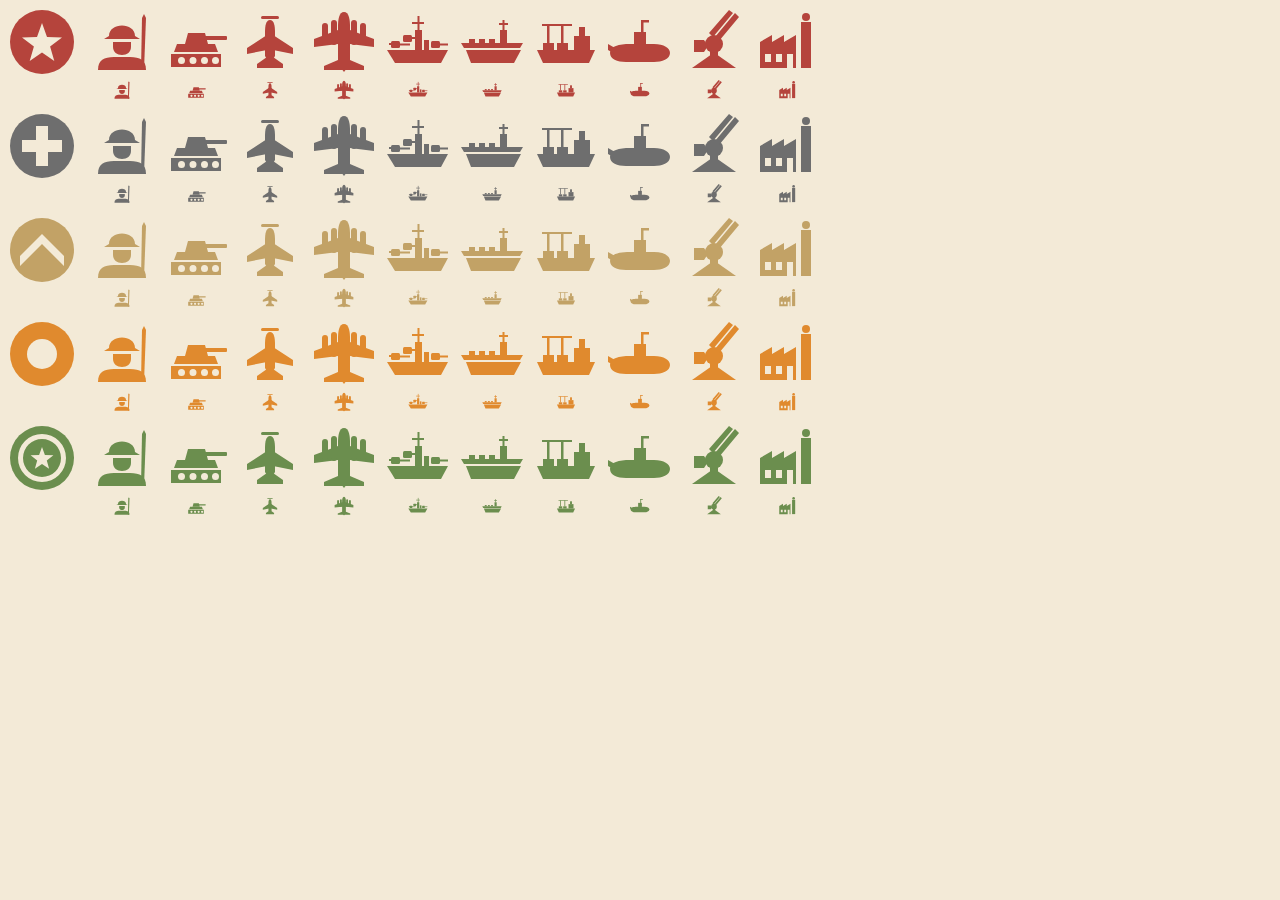
<file: assets/icons/preview.html>
<!doctype html><meta charset="utf-8"><title>Wartide icons</title><body style="margin:0;background:#f3ead7"><svg style="max-width:100%;height:auto" xmlns="http://www.w3.org/2000/svg" xmlns:xlink="http://www.w3.org/1999/xlink" viewBox="0 0 830 530" width="830" height="530"><rect width="100%" height="100%" fill="#f3ead7"/><g transform="translate(10,10)"><circle cx="32" cy="32" r="32" fill="#b5443c"/><polygon fill="#f3ead7" points="32.0,13.0 37.0,27.1 52.0,27.5 40.1,36.6 44.3,51.0 32.0,42.5 19.7,51.0 23.9,36.6 12.0,27.5 27.0,27.1"/></g><g transform="translate(90,10)" ><g fill="#b5443c"><path d="M19 26C19 12 45 12 45 26L50 29H14Z"/><path d="M23 32H41V37C41 42 37 45 32 45S23 42 23 37Z"/><path d="M8 60C8 50 14 47 24 47H40C50 47 56 50 56 60Z"/><path d="M51 60L54 60L56 8L54 4L52 8Z"/></g></g><g transform="translate(112,80)" ><g transform="scale(0.3125)" fill="#b5443c"><path d="M19 26C19 12 45 12 45 26L50 29H14Z"/><path d="M23 32H41V37C41 42 37 45 32 45S23 42 23 37Z"/><path d="M8 60C8 50 14 47 24 47H40C50 47 56 50 56 60Z"/><path d="M51 60L54 60L56 8L54 4L52 8Z"/></g></g><g transform="translate(164,10)" ><g fill="#b5443c"><path d="M10 42L13 34H51L54 42Z"/><path d="M21 34L24 23H41L44 34Z"/><rect x="40" y="26" width="23" height="4" rx="1"/><path fill-rule="evenodd" d="M7 44H57V57H7ZM14 50.5a3.5 3.5 0 1 0 7 0a3.5 3.5 0 1 0 -7 0ZM25.5 50.5a3.5 3.5 0 1 0 7 0a3.5 3.5 0 1 0 -7 0ZM37 50.5a3.5 3.5 0 1 0 7 0a3.5 3.5 0 1 0 -7 0ZM48 50.5a3.5 3.5 0 1 0 7 0a3.5 3.5 0 1 0 -7 0Z"/></g></g><g transform="translate(186,80)" ><g transform="scale(0.3125)" fill="#b5443c"><path d="M10 42L13 34H51L54 42Z"/><path d="M21 34L24 23H41L44 34Z"/><rect x="40" y="26" width="23" height="4" rx="1"/><path fill-rule="evenodd" d="M7 44H57V57H7ZM14 50.5a3.5 3.5 0 1 0 7 0a3.5 3.5 0 1 0 -7 0ZM25.5 50.5a3.5 3.5 0 1 0 7 0a3.5 3.5 0 1 0 -7 0ZM37 50.5a3.5 3.5 0 1 0 7 0a3.5 3.5 0 1 0 -7 0ZM48 50.5a3.5 3.5 0 1 0 7 0a3.5 3.5 0 1 0 -7 0Z"/></g></g><g transform="translate(238,10)" ><g fill="#b5443c"><rect x="23" y="6" width="18" height="3" rx="1.5"/><path d="M32 10C36 10 37 16 37 22V46L32 54L27 46V22C27 16 28 10 32 10Z"/><path d="M29 25L9 38V44L29 40H35L55 44V38L35 25Z"/><path d="M29 47L19 54V58H45V54L35 47Z"/></g></g><g transform="translate(260,80)" ><g transform="scale(0.3125)" fill="#b5443c"><rect x="23" y="6" width="18" height="3" rx="1.5"/><path d="M32 10C36 10 37 16 37 22V46L32 54L27 46V22C27 16 28 10 32 10Z"/><path d="M29 25L9 38V44L29 40H35L55 44V38L35 25Z"/><path d="M29 47L19 54V58H45V54L35 47Z"/></g></g><g transform="translate(312,10)" ><g fill="#b5443c"><path d="M32 2C37 2 38 10 38 16V54L32 62L26 54V16C26 10 27 2 32 2Z"/><path d="M26 20L2 29V37L26 34H38L62 37V29L38 20Z"/><rect x="10" y="13" width="6" height="22" rx="3"/><rect x="19" y="10" width="6" height="25" rx="3"/><rect x="39" y="10" width="6" height="25" rx="3"/><rect x="48" y="13" width="6" height="22" rx="3"/><path d="M26 50L12 56V60H52V56L38 50Z"/></g></g><g transform="translate(334,80)" ><g transform="scale(0.3125)" fill="#b5443c"><path d="M32 2C37 2 38 10 38 16V54L32 62L26 54V16C26 10 27 2 32 2Z"/><path d="M26 20L2 29V37L26 34H38L62 37V29L38 20Z"/><rect x="10" y="13" width="6" height="22" rx="3"/><rect x="19" y="10" width="6" height="25" rx="3"/><rect x="39" y="10" width="6" height="25" rx="3"/><rect x="48" y="13" width="6" height="22" rx="3"/><path d="M26 50L12 56V60H52V56L38 50Z"/></g></g><g transform="translate(386,10)" ><g fill="#b5443c"><path d="M1 40H62L55 53H9Z"/><rect x="5" y="31" width="9" height="7" rx="1.5"/><rect x="3" y="33" width="3" height="2"/><rect x="3" y="30" width="0" height="0"/><rect x="14" y="33.500" width="10" height="2"/><rect x="17" y="25" width="9" height="7" rx="1.5"/><rect x="26" y="27" width="9" height="2"/><rect x="29" y="20" width="7" height="20"/><rect x="31.500" y="6" width="2" height="15"/><rect x="26" y="12" width="12" height="2"/><rect x="38" y="30" width="5" height="10"/><rect x="45" y="31" width="9" height="7" rx="1.500"/><rect x="54" y="33.500" width="8" height="2"/></g></g><g transform="translate(408,80)" ><g transform="scale(0.3125)" fill="#b5443c"><path d="M1 40H62L55 53H9Z"/><rect x="5" y="31" width="9" height="7" rx="1.5"/><rect x="3" y="33" width="3" height="2"/><rect x="3" y="30" width="0" height="0"/><rect x="14" y="33.500" width="10" height="2"/><rect x="17" y="25" width="9" height="7" rx="1.5"/><rect x="26" y="27" width="9" height="2"/><rect x="29" y="20" width="7" height="20"/><rect x="31.500" y="6" width="2" height="15"/><rect x="26" y="12" width="12" height="2"/><rect x="38" y="30" width="5" height="10"/><rect x="45" y="31" width="9" height="7" rx="1.500"/><rect x="54" y="33.500" width="8" height="2"/></g></g><g transform="translate(460,10)" ><g fill="#b5443c"><path d="M1 33H63L60 38H4Z"/><path d="M6 40H61L54 53H11Z"/><path d="M40 20H47V33H40Z"/><rect x="42.500" y="10" width="2" height="10"/><rect x="39" y="13" width="9" height="2"/><rect x="9" y="29" width="6" height="4"/><rect x="19" y="29" width="6" height="4"/><rect x="29" y="29" width="6" height="4"/></g></g><g transform="translate(482,80)" ><g transform="scale(0.3125)" fill="#b5443c"><path d="M1 33H63L60 38H4Z"/><path d="M6 40H61L54 53H11Z"/><path d="M40 20H47V33H40Z"/><rect x="42.500" y="10" width="2" height="10"/><rect x="39" y="13" width="9" height="2"/><rect x="9" y="29" width="6" height="4"/><rect x="19" y="29" width="6" height="4"/><rect x="29" y="29" width="6" height="4"/></g></g><g transform="translate(534,10)" ><g fill="#b5443c"><path d="M3 40H61L55 53H9Z"/><rect x="40" y="26" width="16" height="14"/><rect x="45" y="17" width="6" height="9"/><rect x="9" y="33" width="11" height="7"/><rect x="23" y="33" width="11" height="7"/><rect x="13" y="14" width="2.500" height="19"/><rect x="27" y="14" width="2.500" height="19"/><rect x="8" y="14" width="30" height="2"/></g></g><g transform="translate(556,80)" ><g transform="scale(0.3125)" fill="#b5443c"><path d="M3 40H61L55 53H9Z"/><rect x="40" y="26" width="16" height="14"/><rect x="45" y="17" width="6" height="9"/><rect x="9" y="33" width="11" height="7"/><rect x="23" y="33" width="11" height="7"/><rect x="13" y="14" width="2.500" height="19"/><rect x="27" y="14" width="2.500" height="19"/><rect x="8" y="14" width="30" height="2"/></g></g><g transform="translate(608,10)" ><g fill="#b5443c"><path d="M2 43C2 36 11 34 22 34H46C56 34 62 38 62 43C62 49 54 52 46 52H18C9 52 2 49 2 43Z"/><path d="M26 22H38V35H26Z"/><rect x="33" y="10" width="2.500" height="13"/><rect x="33" y="10" width="8" height="2.500"/><path d="M0 34L7 38V44L0 40Z"/></g></g><g transform="translate(630,80)" ><g transform="scale(0.3125)" fill="#b5443c"><path d="M2 43C2 36 11 34 22 34H46C56 34 62 38 62 43C62 49 54 52 46 52H18C9 52 2 49 2 43Z"/><path d="M26 22H38V35H26Z"/><rect x="33" y="10" width="2.500" height="13"/><rect x="33" y="10" width="8" height="2.500"/><path d="M0 34L7 38V44L0 40Z"/></g></g><g transform="translate(682,10)" ><g fill="#b5443c"><path d="M10 58L30 44H34L54 58Z"/><rect x="28" y="38" width="8" height="8"/><circle cx="32" cy="34" r="9"/><path d="M33 27L37 31L57 7L53 3ZM27 23L31 27L51 3L47 0Z"/><path d="M12 30H22L26 36L22 42H12Z"/></g></g><g transform="translate(704,80)" ><g transform="scale(0.3125)" fill="#b5443c"><path d="M10 58L30 44H34L54 58Z"/><rect x="28" y="38" width="8" height="8"/><circle cx="32" cy="34" r="9"/><path d="M33 27L37 31L57 7L53 3ZM27 23L31 27L51 3L47 0Z"/><path d="M12 30H22L26 36L22 42H12Z"/></g></g><g transform="translate(756,10)" ><g fill="#b5443c"><path fill-rule="evenodd" d="M4 58V32L16 25V32L28 25V32L40 25V58ZM9 44H15V52H9ZM20 44H26V52H20ZM31 44H37V58H31Z"/><path d="M45 58V12H55V58Z"/><circle cx="50" cy="7" r="4"/></g></g><g transform="translate(778,80)" ><g transform="scale(0.3125)" fill="#b5443c"><path fill-rule="evenodd" d="M4 58V32L16 25V32L28 25V32L40 25V58ZM9 44H15V52H9ZM20 44H26V52H20ZM31 44H37V58H31Z"/><path d="M45 58V12H55V58Z"/><circle cx="50" cy="7" r="4"/></g></g><g transform="translate(10,114)"><circle cx="32" cy="32" r="32" fill="#6e6e6e"/><path fill="#f3ead7" d="M26 12H38V26H52V38H38V52H26V38H12V26H26Z"/></g><g transform="translate(90,114)" ><g fill="#6e6e6e"><path d="M19 26C19 12 45 12 45 26L50 29H14Z"/><path d="M23 32H41V37C41 42 37 45 32 45S23 42 23 37Z"/><path d="M8 60C8 50 14 47 24 47H40C50 47 56 50 56 60Z"/><path d="M51 60L54 60L56 8L54 4L52 8Z"/></g></g><g transform="translate(112,184)" ><g transform="scale(0.3125)" fill="#6e6e6e"><path d="M19 26C19 12 45 12 45 26L50 29H14Z"/><path d="M23 32H41V37C41 42 37 45 32 45S23 42 23 37Z"/><path d="M8 60C8 50 14 47 24 47H40C50 47 56 50 56 60Z"/><path d="M51 60L54 60L56 8L54 4L52 8Z"/></g></g><g transform="translate(164,114)" ><g fill="#6e6e6e"><path d="M10 42L13 34H51L54 42Z"/><path d="M21 34L24 23H41L44 34Z"/><rect x="40" y="26" width="23" height="4" rx="1"/><path fill-rule="evenodd" d="M7 44H57V57H7ZM14 50.5a3.5 3.5 0 1 0 7 0a3.5 3.5 0 1 0 -7 0ZM25.5 50.5a3.5 3.5 0 1 0 7 0a3.5 3.5 0 1 0 -7 0ZM37 50.5a3.5 3.5 0 1 0 7 0a3.5 3.5 0 1 0 -7 0ZM48 50.5a3.5 3.5 0 1 0 7 0a3.5 3.5 0 1 0 -7 0Z"/></g></g><g transform="translate(186,184)" ><g transform="scale(0.3125)" fill="#6e6e6e"><path d="M10 42L13 34H51L54 42Z"/><path d="M21 34L24 23H41L44 34Z"/><rect x="40" y="26" width="23" height="4" rx="1"/><path fill-rule="evenodd" d="M7 44H57V57H7ZM14 50.5a3.5 3.5 0 1 0 7 0a3.5 3.5 0 1 0 -7 0ZM25.5 50.5a3.5 3.5 0 1 0 7 0a3.5 3.5 0 1 0 -7 0ZM37 50.5a3.5 3.5 0 1 0 7 0a3.5 3.5 0 1 0 -7 0ZM48 50.5a3.5 3.5 0 1 0 7 0a3.5 3.5 0 1 0 -7 0Z"/></g></g><g transform="translate(238,114)" ><g fill="#6e6e6e"><rect x="23" y="6" width="18" height="3" rx="1.5"/><path d="M32 10C36 10 37 16 37 22V46L32 54L27 46V22C27 16 28 10 32 10Z"/><path d="M29 25L9 38V44L29 40H35L55 44V38L35 25Z"/><path d="M29 47L19 54V58H45V54L35 47Z"/></g></g><g transform="translate(260,184)" ><g transform="scale(0.3125)" fill="#6e6e6e"><rect x="23" y="6" width="18" height="3" rx="1.5"/><path d="M32 10C36 10 37 16 37 22V46L32 54L27 46V22C27 16 28 10 32 10Z"/><path d="M29 25L9 38V44L29 40H35L55 44V38L35 25Z"/><path d="M29 47L19 54V58H45V54L35 47Z"/></g></g><g transform="translate(312,114)" ><g fill="#6e6e6e"><path d="M32 2C37 2 38 10 38 16V54L32 62L26 54V16C26 10 27 2 32 2Z"/><path d="M26 20L2 29V37L26 34H38L62 37V29L38 20Z"/><rect x="10" y="13" width="6" height="22" rx="3"/><rect x="19" y="10" width="6" height="25" rx="3"/><rect x="39" y="10" width="6" height="25" rx="3"/><rect x="48" y="13" width="6" height="22" rx="3"/><path d="M26 50L12 56V60H52V56L38 50Z"/></g></g><g transform="translate(334,184)" ><g transform="scale(0.3125)" fill="#6e6e6e"><path d="M32 2C37 2 38 10 38 16V54L32 62L26 54V16C26 10 27 2 32 2Z"/><path d="M26 20L2 29V37L26 34H38L62 37V29L38 20Z"/><rect x="10" y="13" width="6" height="22" rx="3"/><rect x="19" y="10" width="6" height="25" rx="3"/><rect x="39" y="10" width="6" height="25" rx="3"/><rect x="48" y="13" width="6" height="22" rx="3"/><path d="M26 50L12 56V60H52V56L38 50Z"/></g></g><g transform="translate(386,114)" ><g fill="#6e6e6e"><path d="M1 40H62L55 53H9Z"/><rect x="5" y="31" width="9" height="7" rx="1.5"/><rect x="3" y="33" width="3" height="2"/><rect x="3" y="30" width="0" height="0"/><rect x="14" y="33.500" width="10" height="2"/><rect x="17" y="25" width="9" height="7" rx="1.5"/><rect x="26" y="27" width="9" height="2"/><rect x="29" y="20" width="7" height="20"/><rect x="31.500" y="6" width="2" height="15"/><rect x="26" y="12" width="12" height="2"/><rect x="38" y="30" width="5" height="10"/><rect x="45" y="31" width="9" height="7" rx="1.500"/><rect x="54" y="33.500" width="8" height="2"/></g></g><g transform="translate(408,184)" ><g transform="scale(0.3125)" fill="#6e6e6e"><path d="M1 40H62L55 53H9Z"/><rect x="5" y="31" width="9" height="7" rx="1.5"/><rect x="3" y="33" width="3" height="2"/><rect x="3" y="30" width="0" height="0"/><rect x="14" y="33.500" width="10" height="2"/><rect x="17" y="25" width="9" height="7" rx="1.5"/><rect x="26" y="27" width="9" height="2"/><rect x="29" y="20" width="7" height="20"/><rect x="31.500" y="6" width="2" height="15"/><rect x="26" y="12" width="12" height="2"/><rect x="38" y="30" width="5" height="10"/><rect x="45" y="31" width="9" height="7" rx="1.500"/><rect x="54" y="33.500" width="8" height="2"/></g></g><g transform="translate(460,114)" ><g fill="#6e6e6e"><path d="M1 33H63L60 38H4Z"/><path d="M6 40H61L54 53H11Z"/><path d="M40 20H47V33H40Z"/><rect x="42.500" y="10" width="2" height="10"/><rect x="39" y="13" width="9" height="2"/><rect x="9" y="29" width="6" height="4"/><rect x="19" y="29" width="6" height="4"/><rect x="29" y="29" width="6" height="4"/></g></g><g transform="translate(482,184)" ><g transform="scale(0.3125)" fill="#6e6e6e"><path d="M1 33H63L60 38H4Z"/><path d="M6 40H61L54 53H11Z"/><path d="M40 20H47V33H40Z"/><rect x="42.500" y="10" width="2" height="10"/><rect x="39" y="13" width="9" height="2"/><rect x="9" y="29" width="6" height="4"/><rect x="19" y="29" width="6" height="4"/><rect x="29" y="29" width="6" height="4"/></g></g><g transform="translate(534,114)" ><g fill="#6e6e6e"><path d="M3 40H61L55 53H9Z"/><rect x="40" y="26" width="16" height="14"/><rect x="45" y="17" width="6" height="9"/><rect x="9" y="33" width="11" height="7"/><rect x="23" y="33" width="11" height="7"/><rect x="13" y="14" width="2.500" height="19"/><rect x="27" y="14" width="2.500" height="19"/><rect x="8" y="14" width="30" height="2"/></g></g><g transform="translate(556,184)" ><g transform="scale(0.3125)" fill="#6e6e6e"><path d="M3 40H61L55 53H9Z"/><rect x="40" y="26" width="16" height="14"/><rect x="45" y="17" width="6" height="9"/><rect x="9" y="33" width="11" height="7"/><rect x="23" y="33" width="11" height="7"/><rect x="13" y="14" width="2.500" height="19"/><rect x="27" y="14" width="2.500" height="19"/><rect x="8" y="14" width="30" height="2"/></g></g><g transform="translate(608,114)" ><g fill="#6e6e6e"><path d="M2 43C2 36 11 34 22 34H46C56 34 62 38 62 43C62 49 54 52 46 52H18C9 52 2 49 2 43Z"/><path d="M26 22H38V35H26Z"/><rect x="33" y="10" width="2.500" height="13"/><rect x="33" y="10" width="8" height="2.500"/><path d="M0 34L7 38V44L0 40Z"/></g></g><g transform="translate(630,184)" ><g transform="scale(0.3125)" fill="#6e6e6e"><path d="M2 43C2 36 11 34 22 34H46C56 34 62 38 62 43C62 49 54 52 46 52H18C9 52 2 49 2 43Z"/><path d="M26 22H38V35H26Z"/><rect x="33" y="10" width="2.500" height="13"/><rect x="33" y="10" width="8" height="2.500"/><path d="M0 34L7 38V44L0 40Z"/></g></g><g transform="translate(682,114)" ><g fill="#6e6e6e"><path d="M10 58L30 44H34L54 58Z"/><rect x="28" y="38" width="8" height="8"/><circle cx="32" cy="34" r="9"/><path d="M33 27L37 31L57 7L53 3ZM27 23L31 27L51 3L47 0Z"/><path d="M12 30H22L26 36L22 42H12Z"/></g></g><g transform="translate(704,184)" ><g transform="scale(0.3125)" fill="#6e6e6e"><path d="M10 58L30 44H34L54 58Z"/><rect x="28" y="38" width="8" height="8"/><circle cx="32" cy="34" r="9"/><path d="M33 27L37 31L57 7L53 3ZM27 23L31 27L51 3L47 0Z"/><path d="M12 30H22L26 36L22 42H12Z"/></g></g><g transform="translate(756,114)" ><g fill="#6e6e6e"><path fill-rule="evenodd" d="M4 58V32L16 25V32L28 25V32L40 25V58ZM9 44H15V52H9ZM20 44H26V52H20ZM31 44H37V58H31Z"/><path d="M45 58V12H55V58Z"/><circle cx="50" cy="7" r="4"/></g></g><g transform="translate(778,184)" ><g transform="scale(0.3125)" fill="#6e6e6e"><path fill-rule="evenodd" d="M4 58V32L16 25V32L28 25V32L40 25V58ZM9 44H15V52H9ZM20 44H26V52H20ZM31 44H37V58H31Z"/><path d="M45 58V12H55V58Z"/><circle cx="50" cy="7" r="4"/></g></g><g transform="translate(10,218)"><circle cx="32" cy="32" r="32" fill="#c2a266"/><path fill="#f3ead7" d="M10 38L32 16L54 38V48L32 26L10 48Z"/></g><g transform="translate(90,218)" ><g fill="#c2a266"><path d="M19 26C19 12 45 12 45 26L50 29H14Z"/><path d="M23 32H41V37C41 42 37 45 32 45S23 42 23 37Z"/><path d="M8 60C8 50 14 47 24 47H40C50 47 56 50 56 60Z"/><path d="M51 60L54 60L56 8L54 4L52 8Z"/></g></g><g transform="translate(112,288)" ><g transform="scale(0.3125)" fill="#c2a266"><path d="M19 26C19 12 45 12 45 26L50 29H14Z"/><path d="M23 32H41V37C41 42 37 45 32 45S23 42 23 37Z"/><path d="M8 60C8 50 14 47 24 47H40C50 47 56 50 56 60Z"/><path d="M51 60L54 60L56 8L54 4L52 8Z"/></g></g><g transform="translate(164,218)" ><g fill="#c2a266"><path d="M10 42L13 34H51L54 42Z"/><path d="M21 34L24 23H41L44 34Z"/><rect x="40" y="26" width="23" height="4" rx="1"/><path fill-rule="evenodd" d="M7 44H57V57H7ZM14 50.5a3.5 3.5 0 1 0 7 0a3.5 3.5 0 1 0 -7 0ZM25.5 50.5a3.5 3.5 0 1 0 7 0a3.5 3.5 0 1 0 -7 0ZM37 50.5a3.5 3.5 0 1 0 7 0a3.5 3.5 0 1 0 -7 0ZM48 50.5a3.5 3.5 0 1 0 7 0a3.5 3.5 0 1 0 -7 0Z"/></g></g><g transform="translate(186,288)" ><g transform="scale(0.3125)" fill="#c2a266"><path d="M10 42L13 34H51L54 42Z"/><path d="M21 34L24 23H41L44 34Z"/><rect x="40" y="26" width="23" height="4" rx="1"/><path fill-rule="evenodd" d="M7 44H57V57H7ZM14 50.5a3.5 3.5 0 1 0 7 0a3.5 3.5 0 1 0 -7 0ZM25.5 50.5a3.5 3.5 0 1 0 7 0a3.5 3.5 0 1 0 -7 0ZM37 50.5a3.5 3.5 0 1 0 7 0a3.5 3.5 0 1 0 -7 0ZM48 50.5a3.5 3.5 0 1 0 7 0a3.5 3.5 0 1 0 -7 0Z"/></g></g><g transform="translate(238,218)" ><g fill="#c2a266"><rect x="23" y="6" width="18" height="3" rx="1.5"/><path d="M32 10C36 10 37 16 37 22V46L32 54L27 46V22C27 16 28 10 32 10Z"/><path d="M29 25L9 38V44L29 40H35L55 44V38L35 25Z"/><path d="M29 47L19 54V58H45V54L35 47Z"/></g></g><g transform="translate(260,288)" ><g transform="scale(0.3125)" fill="#c2a266"><rect x="23" y="6" width="18" height="3" rx="1.5"/><path d="M32 10C36 10 37 16 37 22V46L32 54L27 46V22C27 16 28 10 32 10Z"/><path d="M29 25L9 38V44L29 40H35L55 44V38L35 25Z"/><path d="M29 47L19 54V58H45V54L35 47Z"/></g></g><g transform="translate(312,218)" ><g fill="#c2a266"><path d="M32 2C37 2 38 10 38 16V54L32 62L26 54V16C26 10 27 2 32 2Z"/><path d="M26 20L2 29V37L26 34H38L62 37V29L38 20Z"/><rect x="10" y="13" width="6" height="22" rx="3"/><rect x="19" y="10" width="6" height="25" rx="3"/><rect x="39" y="10" width="6" height="25" rx="3"/><rect x="48" y="13" width="6" height="22" rx="3"/><path d="M26 50L12 56V60H52V56L38 50Z"/></g></g><g transform="translate(334,288)" ><g transform="scale(0.3125)" fill="#c2a266"><path d="M32 2C37 2 38 10 38 16V54L32 62L26 54V16C26 10 27 2 32 2Z"/><path d="M26 20L2 29V37L26 34H38L62 37V29L38 20Z"/><rect x="10" y="13" width="6" height="22" rx="3"/><rect x="19" y="10" width="6" height="25" rx="3"/><rect x="39" y="10" width="6" height="25" rx="3"/><rect x="48" y="13" width="6" height="22" rx="3"/><path d="M26 50L12 56V60H52V56L38 50Z"/></g></g><g transform="translate(386,218)" ><g fill="#c2a266"><path d="M1 40H62L55 53H9Z"/><rect x="5" y="31" width="9" height="7" rx="1.5"/><rect x="3" y="33" width="3" height="2"/><rect x="3" y="30" width="0" height="0"/><rect x="14" y="33.500" width="10" height="2"/><rect x="17" y="25" width="9" height="7" rx="1.5"/><rect x="26" y="27" width="9" height="2"/><rect x="29" y="20" width="7" height="20"/><rect x="31.500" y="6" width="2" height="15"/><rect x="26" y="12" width="12" height="2"/><rect x="38" y="30" width="5" height="10"/><rect x="45" y="31" width="9" height="7" rx="1.500"/><rect x="54" y="33.500" width="8" height="2"/></g></g><g transform="translate(408,288)" ><g transform="scale(0.3125)" fill="#c2a266"><path d="M1 40H62L55 53H9Z"/><rect x="5" y="31" width="9" height="7" rx="1.5"/><rect x="3" y="33" width="3" height="2"/><rect x="3" y="30" width="0" height="0"/><rect x="14" y="33.500" width="10" height="2"/><rect x="17" y="25" width="9" height="7" rx="1.5"/><rect x="26" y="27" width="9" height="2"/><rect x="29" y="20" width="7" height="20"/><rect x="31.500" y="6" width="2" height="15"/><rect x="26" y="12" width="12" height="2"/><rect x="38" y="30" width="5" height="10"/><rect x="45" y="31" width="9" height="7" rx="1.500"/><rect x="54" y="33.500" width="8" height="2"/></g></g><g transform="translate(460,218)" ><g fill="#c2a266"><path d="M1 33H63L60 38H4Z"/><path d="M6 40H61L54 53H11Z"/><path d="M40 20H47V33H40Z"/><rect x="42.500" y="10" width="2" height="10"/><rect x="39" y="13" width="9" height="2"/><rect x="9" y="29" width="6" height="4"/><rect x="19" y="29" width="6" height="4"/><rect x="29" y="29" width="6" height="4"/></g></g><g transform="translate(482,288)" ><g transform="scale(0.3125)" fill="#c2a266"><path d="M1 33H63L60 38H4Z"/><path d="M6 40H61L54 53H11Z"/><path d="M40 20H47V33H40Z"/><rect x="42.500" y="10" width="2" height="10"/><rect x="39" y="13" width="9" height="2"/><rect x="9" y="29" width="6" height="4"/><rect x="19" y="29" width="6" height="4"/><rect x="29" y="29" width="6" height="4"/></g></g><g transform="translate(534,218)" ><g fill="#c2a266"><path d="M3 40H61L55 53H9Z"/><rect x="40" y="26" width="16" height="14"/><rect x="45" y="17" width="6" height="9"/><rect x="9" y="33" width="11" height="7"/><rect x="23" y="33" width="11" height="7"/><rect x="13" y="14" width="2.500" height="19"/><rect x="27" y="14" width="2.500" height="19"/><rect x="8" y="14" width="30" height="2"/></g></g><g transform="translate(556,288)" ><g transform="scale(0.3125)" fill="#c2a266"><path d="M3 40H61L55 53H9Z"/><rect x="40" y="26" width="16" height="14"/><rect x="45" y="17" width="6" height="9"/><rect x="9" y="33" width="11" height="7"/><rect x="23" y="33" width="11" height="7"/><rect x="13" y="14" width="2.500" height="19"/><rect x="27" y="14" width="2.500" height="19"/><rect x="8" y="14" width="30" height="2"/></g></g><g transform="translate(608,218)" ><g fill="#c2a266"><path d="M2 43C2 36 11 34 22 34H46C56 34 62 38 62 43C62 49 54 52 46 52H18C9 52 2 49 2 43Z"/><path d="M26 22H38V35H26Z"/><rect x="33" y="10" width="2.500" height="13"/><rect x="33" y="10" width="8" height="2.500"/><path d="M0 34L7 38V44L0 40Z"/></g></g><g transform="translate(630,288)" ><g transform="scale(0.3125)" fill="#c2a266"><path d="M2 43C2 36 11 34 22 34H46C56 34 62 38 62 43C62 49 54 52 46 52H18C9 52 2 49 2 43Z"/><path d="M26 22H38V35H26Z"/><rect x="33" y="10" width="2.500" height="13"/><rect x="33" y="10" width="8" height="2.500"/><path d="M0 34L7 38V44L0 40Z"/></g></g><g transform="translate(682,218)" ><g fill="#c2a266"><path d="M10 58L30 44H34L54 58Z"/><rect x="28" y="38" width="8" height="8"/><circle cx="32" cy="34" r="9"/><path d="M33 27L37 31L57 7L53 3ZM27 23L31 27L51 3L47 0Z"/><path d="M12 30H22L26 36L22 42H12Z"/></g></g><g transform="translate(704,288)" ><g transform="scale(0.3125)" fill="#c2a266"><path d="M10 58L30 44H34L54 58Z"/><rect x="28" y="38" width="8" height="8"/><circle cx="32" cy="34" r="9"/><path d="M33 27L37 31L57 7L53 3ZM27 23L31 27L51 3L47 0Z"/><path d="M12 30H22L26 36L22 42H12Z"/></g></g><g transform="translate(756,218)" ><g fill="#c2a266"><path fill-rule="evenodd" d="M4 58V32L16 25V32L28 25V32L40 25V58ZM9 44H15V52H9ZM20 44H26V52H20ZM31 44H37V58H31Z"/><path d="M45 58V12H55V58Z"/><circle cx="50" cy="7" r="4"/></g></g><g transform="translate(778,288)" ><g transform="scale(0.3125)" fill="#c2a266"><path fill-rule="evenodd" d="M4 58V32L16 25V32L28 25V32L40 25V58ZM9 44H15V52H9ZM20 44H26V52H20ZM31 44H37V58H31Z"/><path d="M45 58V12H55V58Z"/><circle cx="50" cy="7" r="4"/></g></g><g transform="translate(10,322)"><circle cx="32" cy="32" r="32" fill="#e08a2e"/><circle cx="32" cy="32" r="15" fill="#f3ead7"/></g><g transform="translate(90,322)" ><g fill="#e08a2e"><path d="M19 26C19 12 45 12 45 26L50 29H14Z"/><path d="M23 32H41V37C41 42 37 45 32 45S23 42 23 37Z"/><path d="M8 60C8 50 14 47 24 47H40C50 47 56 50 56 60Z"/><path d="M51 60L54 60L56 8L54 4L52 8Z"/></g></g><g transform="translate(112,392)" ><g transform="scale(0.3125)" fill="#e08a2e"><path d="M19 26C19 12 45 12 45 26L50 29H14Z"/><path d="M23 32H41V37C41 42 37 45 32 45S23 42 23 37Z"/><path d="M8 60C8 50 14 47 24 47H40C50 47 56 50 56 60Z"/><path d="M51 60L54 60L56 8L54 4L52 8Z"/></g></g><g transform="translate(164,322)" ><g fill="#e08a2e"><path d="M10 42L13 34H51L54 42Z"/><path d="M21 34L24 23H41L44 34Z"/><rect x="40" y="26" width="23" height="4" rx="1"/><path fill-rule="evenodd" d="M7 44H57V57H7ZM14 50.5a3.5 3.5 0 1 0 7 0a3.5 3.5 0 1 0 -7 0ZM25.5 50.5a3.5 3.5 0 1 0 7 0a3.5 3.5 0 1 0 -7 0ZM37 50.5a3.5 3.5 0 1 0 7 0a3.5 3.5 0 1 0 -7 0ZM48 50.5a3.5 3.5 0 1 0 7 0a3.5 3.5 0 1 0 -7 0Z"/></g></g><g transform="translate(186,392)" ><g transform="scale(0.3125)" fill="#e08a2e"><path d="M10 42L13 34H51L54 42Z"/><path d="M21 34L24 23H41L44 34Z"/><rect x="40" y="26" width="23" height="4" rx="1"/><path fill-rule="evenodd" d="M7 44H57V57H7ZM14 50.5a3.5 3.5 0 1 0 7 0a3.5 3.5 0 1 0 -7 0ZM25.5 50.5a3.5 3.5 0 1 0 7 0a3.5 3.5 0 1 0 -7 0ZM37 50.5a3.5 3.5 0 1 0 7 0a3.5 3.5 0 1 0 -7 0ZM48 50.5a3.5 3.5 0 1 0 7 0a3.5 3.5 0 1 0 -7 0Z"/></g></g><g transform="translate(238,322)" ><g fill="#e08a2e"><rect x="23" y="6" width="18" height="3" rx="1.5"/><path d="M32 10C36 10 37 16 37 22V46L32 54L27 46V22C27 16 28 10 32 10Z"/><path d="M29 25L9 38V44L29 40H35L55 44V38L35 25Z"/><path d="M29 47L19 54V58H45V54L35 47Z"/></g></g><g transform="translate(260,392)" ><g transform="scale(0.3125)" fill="#e08a2e"><rect x="23" y="6" width="18" height="3" rx="1.5"/><path d="M32 10C36 10 37 16 37 22V46L32 54L27 46V22C27 16 28 10 32 10Z"/><path d="M29 25L9 38V44L29 40H35L55 44V38L35 25Z"/><path d="M29 47L19 54V58H45V54L35 47Z"/></g></g><g transform="translate(312,322)" ><g fill="#e08a2e"><path d="M32 2C37 2 38 10 38 16V54L32 62L26 54V16C26 10 27 2 32 2Z"/><path d="M26 20L2 29V37L26 34H38L62 37V29L38 20Z"/><rect x="10" y="13" width="6" height="22" rx="3"/><rect x="19" y="10" width="6" height="25" rx="3"/><rect x="39" y="10" width="6" height="25" rx="3"/><rect x="48" y="13" width="6" height="22" rx="3"/><path d="M26 50L12 56V60H52V56L38 50Z"/></g></g><g transform="translate(334,392)" ><g transform="scale(0.3125)" fill="#e08a2e"><path d="M32 2C37 2 38 10 38 16V54L32 62L26 54V16C26 10 27 2 32 2Z"/><path d="M26 20L2 29V37L26 34H38L62 37V29L38 20Z"/><rect x="10" y="13" width="6" height="22" rx="3"/><rect x="19" y="10" width="6" height="25" rx="3"/><rect x="39" y="10" width="6" height="25" rx="3"/><rect x="48" y="13" width="6" height="22" rx="3"/><path d="M26 50L12 56V60H52V56L38 50Z"/></g></g><g transform="translate(386,322)" ><g fill="#e08a2e"><path d="M1 40H62L55 53H9Z"/><rect x="5" y="31" width="9" height="7" rx="1.5"/><rect x="3" y="33" width="3" height="2"/><rect x="3" y="30" width="0" height="0"/><rect x="14" y="33.500" width="10" height="2"/><rect x="17" y="25" width="9" height="7" rx="1.5"/><rect x="26" y="27" width="9" height="2"/><rect x="29" y="20" width="7" height="20"/><rect x="31.500" y="6" width="2" height="15"/><rect x="26" y="12" width="12" height="2"/><rect x="38" y="30" width="5" height="10"/><rect x="45" y="31" width="9" height="7" rx="1.500"/><rect x="54" y="33.500" width="8" height="2"/></g></g><g transform="translate(408,392)" ><g transform="scale(0.3125)" fill="#e08a2e"><path d="M1 40H62L55 53H9Z"/><rect x="5" y="31" width="9" height="7" rx="1.5"/><rect x="3" y="33" width="3" height="2"/><rect x="3" y="30" width="0" height="0"/><rect x="14" y="33.500" width="10" height="2"/><rect x="17" y="25" width="9" height="7" rx="1.5"/><rect x="26" y="27" width="9" height="2"/><rect x="29" y="20" width="7" height="20"/><rect x="31.500" y="6" width="2" height="15"/><rect x="26" y="12" width="12" height="2"/><rect x="38" y="30" width="5" height="10"/><rect x="45" y="31" width="9" height="7" rx="1.500"/><rect x="54" y="33.500" width="8" height="2"/></g></g><g transform="translate(460,322)" ><g fill="#e08a2e"><path d="M1 33H63L60 38H4Z"/><path d="M6 40H61L54 53H11Z"/><path d="M40 20H47V33H40Z"/><rect x="42.500" y="10" width="2" height="10"/><rect x="39" y="13" width="9" height="2"/><rect x="9" y="29" width="6" height="4"/><rect x="19" y="29" width="6" height="4"/><rect x="29" y="29" width="6" height="4"/></g></g><g transform="translate(482,392)" ><g transform="scale(0.3125)" fill="#e08a2e"><path d="M1 33H63L60 38H4Z"/><path d="M6 40H61L54 53H11Z"/><path d="M40 20H47V33H40Z"/><rect x="42.500" y="10" width="2" height="10"/><rect x="39" y="13" width="9" height="2"/><rect x="9" y="29" width="6" height="4"/><rect x="19" y="29" width="6" height="4"/><rect x="29" y="29" width="6" height="4"/></g></g><g transform="translate(534,322)" ><g fill="#e08a2e"><path d="M3 40H61L55 53H9Z"/><rect x="40" y="26" width="16" height="14"/><rect x="45" y="17" width="6" height="9"/><rect x="9" y="33" width="11" height="7"/><rect x="23" y="33" width="11" height="7"/><rect x="13" y="14" width="2.500" height="19"/><rect x="27" y="14" width="2.500" height="19"/><rect x="8" y="14" width="30" height="2"/></g></g><g transform="translate(556,392)" ><g transform="scale(0.3125)" fill="#e08a2e"><path d="M3 40H61L55 53H9Z"/><rect x="40" y="26" width="16" height="14"/><rect x="45" y="17" width="6" height="9"/><rect x="9" y="33" width="11" height="7"/><rect x="23" y="33" width="11" height="7"/><rect x="13" y="14" width="2.500" height="19"/><rect x="27" y="14" width="2.500" height="19"/><rect x="8" y="14" width="30" height="2"/></g></g><g transform="translate(608,322)" ><g fill="#e08a2e"><path d="M2 43C2 36 11 34 22 34H46C56 34 62 38 62 43C62 49 54 52 46 52H18C9 52 2 49 2 43Z"/><path d="M26 22H38V35H26Z"/><rect x="33" y="10" width="2.500" height="13"/><rect x="33" y="10" width="8" height="2.500"/><path d="M0 34L7 38V44L0 40Z"/></g></g><g transform="translate(630,392)" ><g transform="scale(0.3125)" fill="#e08a2e"><path d="M2 43C2 36 11 34 22 34H46C56 34 62 38 62 43C62 49 54 52 46 52H18C9 52 2 49 2 43Z"/><path d="M26 22H38V35H26Z"/><rect x="33" y="10" width="2.500" height="13"/><rect x="33" y="10" width="8" height="2.500"/><path d="M0 34L7 38V44L0 40Z"/></g></g><g transform="translate(682,322)" ><g fill="#e08a2e"><path d="M10 58L30 44H34L54 58Z"/><rect x="28" y="38" width="8" height="8"/><circle cx="32" cy="34" r="9"/><path d="M33 27L37 31L57 7L53 3ZM27 23L31 27L51 3L47 0Z"/><path d="M12 30H22L26 36L22 42H12Z"/></g></g><g transform="translate(704,392)" ><g transform="scale(0.3125)" fill="#e08a2e"><path d="M10 58L30 44H34L54 58Z"/><rect x="28" y="38" width="8" height="8"/><circle cx="32" cy="34" r="9"/><path d="M33 27L37 31L57 7L53 3ZM27 23L31 27L51 3L47 0Z"/><path d="M12 30H22L26 36L22 42H12Z"/></g></g><g transform="translate(756,322)" ><g fill="#e08a2e"><path fill-rule="evenodd" d="M4 58V32L16 25V32L28 25V32L40 25V58ZM9 44H15V52H9ZM20 44H26V52H20ZM31 44H37V58H31Z"/><path d="M45 58V12H55V58Z"/><circle cx="50" cy="7" r="4"/></g></g><g transform="translate(778,392)" ><g transform="scale(0.3125)" fill="#e08a2e"><path fill-rule="evenodd" d="M4 58V32L16 25V32L28 25V32L40 25V58ZM9 44H15V52H9ZM20 44H26V52H20ZM31 44H37V58H31Z"/><path d="M45 58V12H55V58Z"/><circle cx="50" cy="7" r="4"/></g></g><g transform="translate(10,426)"><circle cx="32" cy="32" r="32" fill="#6b8e4e"/><path fill="#f3ead7" fill-rule="evenodd" d="M32 8A24 24 0 1 1 32 56A24 24 0 1 1 32 8ZM32 13A19 19 0 1 0 32 51A19 19 0 1 0 32 13Z"/><polygon fill="#f3ead7" points="32.0,21.0 34.9,29.0 43.4,29.3 36.8,34.5 39.1,42.7 32.0,38.0 24.9,42.7 27.2,34.5 20.6,29.3 29.1,29.0"/></g><g transform="translate(90,426)" ><g fill="#6b8e4e"><path d="M19 26C19 12 45 12 45 26L50 29H14Z"/><path d="M23 32H41V37C41 42 37 45 32 45S23 42 23 37Z"/><path d="M8 60C8 50 14 47 24 47H40C50 47 56 50 56 60Z"/><path d="M51 60L54 60L56 8L54 4L52 8Z"/></g></g><g transform="translate(112,496)" ><g transform="scale(0.3125)" fill="#6b8e4e"><path d="M19 26C19 12 45 12 45 26L50 29H14Z"/><path d="M23 32H41V37C41 42 37 45 32 45S23 42 23 37Z"/><path d="M8 60C8 50 14 47 24 47H40C50 47 56 50 56 60Z"/><path d="M51 60L54 60L56 8L54 4L52 8Z"/></g></g><g transform="translate(164,426)" ><g fill="#6b8e4e"><path d="M10 42L13 34H51L54 42Z"/><path d="M21 34L24 23H41L44 34Z"/><rect x="40" y="26" width="23" height="4" rx="1"/><path fill-rule="evenodd" d="M7 44H57V57H7ZM14 50.5a3.5 3.5 0 1 0 7 0a3.5 3.5 0 1 0 -7 0ZM25.5 50.5a3.5 3.5 0 1 0 7 0a3.5 3.5 0 1 0 -7 0ZM37 50.5a3.5 3.5 0 1 0 7 0a3.5 3.5 0 1 0 -7 0ZM48 50.5a3.5 3.5 0 1 0 7 0a3.5 3.5 0 1 0 -7 0Z"/></g></g><g transform="translate(186,496)" ><g transform="scale(0.3125)" fill="#6b8e4e"><path d="M10 42L13 34H51L54 42Z"/><path d="M21 34L24 23H41L44 34Z"/><rect x="40" y="26" width="23" height="4" rx="1"/><path fill-rule="evenodd" d="M7 44H57V57H7ZM14 50.5a3.5 3.5 0 1 0 7 0a3.5 3.5 0 1 0 -7 0ZM25.5 50.5a3.5 3.5 0 1 0 7 0a3.5 3.5 0 1 0 -7 0ZM37 50.5a3.5 3.5 0 1 0 7 0a3.5 3.5 0 1 0 -7 0ZM48 50.5a3.5 3.5 0 1 0 7 0a3.5 3.5 0 1 0 -7 0Z"/></g></g><g transform="translate(238,426)" ><g fill="#6b8e4e"><rect x="23" y="6" width="18" height="3" rx="1.5"/><path d="M32 10C36 10 37 16 37 22V46L32 54L27 46V22C27 16 28 10 32 10Z"/><path d="M29 25L9 38V44L29 40H35L55 44V38L35 25Z"/><path d="M29 47L19 54V58H45V54L35 47Z"/></g></g><g transform="translate(260,496)" ><g transform="scale(0.3125)" fill="#6b8e4e"><rect x="23" y="6" width="18" height="3" rx="1.5"/><path d="M32 10C36 10 37 16 37 22V46L32 54L27 46V22C27 16 28 10 32 10Z"/><path d="M29 25L9 38V44L29 40H35L55 44V38L35 25Z"/><path d="M29 47L19 54V58H45V54L35 47Z"/></g></g><g transform="translate(312,426)" ><g fill="#6b8e4e"><path d="M32 2C37 2 38 10 38 16V54L32 62L26 54V16C26 10 27 2 32 2Z"/><path d="M26 20L2 29V37L26 34H38L62 37V29L38 20Z"/><rect x="10" y="13" width="6" height="22" rx="3"/><rect x="19" y="10" width="6" height="25" rx="3"/><rect x="39" y="10" width="6" height="25" rx="3"/><rect x="48" y="13" width="6" height="22" rx="3"/><path d="M26 50L12 56V60H52V56L38 50Z"/></g></g><g transform="translate(334,496)" ><g transform="scale(0.3125)" fill="#6b8e4e"><path d="M32 2C37 2 38 10 38 16V54L32 62L26 54V16C26 10 27 2 32 2Z"/><path d="M26 20L2 29V37L26 34H38L62 37V29L38 20Z"/><rect x="10" y="13" width="6" height="22" rx="3"/><rect x="19" y="10" width="6" height="25" rx="3"/><rect x="39" y="10" width="6" height="25" rx="3"/><rect x="48" y="13" width="6" height="22" rx="3"/><path d="M26 50L12 56V60H52V56L38 50Z"/></g></g><g transform="translate(386,426)" ><g fill="#6b8e4e"><path d="M1 40H62L55 53H9Z"/><rect x="5" y="31" width="9" height="7" rx="1.5"/><rect x="3" y="33" width="3" height="2"/><rect x="3" y="30" width="0" height="0"/><rect x="14" y="33.500" width="10" height="2"/><rect x="17" y="25" width="9" height="7" rx="1.5"/><rect x="26" y="27" width="9" height="2"/><rect x="29" y="20" width="7" height="20"/><rect x="31.500" y="6" width="2" height="15"/><rect x="26" y="12" width="12" height="2"/><rect x="38" y="30" width="5" height="10"/><rect x="45" y="31" width="9" height="7" rx="1.500"/><rect x="54" y="33.500" width="8" height="2"/></g></g><g transform="translate(408,496)" ><g transform="scale(0.3125)" fill="#6b8e4e"><path d="M1 40H62L55 53H9Z"/><rect x="5" y="31" width="9" height="7" rx="1.5"/><rect x="3" y="33" width="3" height="2"/><rect x="3" y="30" width="0" height="0"/><rect x="14" y="33.500" width="10" height="2"/><rect x="17" y="25" width="9" height="7" rx="1.5"/><rect x="26" y="27" width="9" height="2"/><rect x="29" y="20" width="7" height="20"/><rect x="31.500" y="6" width="2" height="15"/><rect x="26" y="12" width="12" height="2"/><rect x="38" y="30" width="5" height="10"/><rect x="45" y="31" width="9" height="7" rx="1.500"/><rect x="54" y="33.500" width="8" height="2"/></g></g><g transform="translate(460,426)" ><g fill="#6b8e4e"><path d="M1 33H63L60 38H4Z"/><path d="M6 40H61L54 53H11Z"/><path d="M40 20H47V33H40Z"/><rect x="42.500" y="10" width="2" height="10"/><rect x="39" y="13" width="9" height="2"/><rect x="9" y="29" width="6" height="4"/><rect x="19" y="29" width="6" height="4"/><rect x="29" y="29" width="6" height="4"/></g></g><g transform="translate(482,496)" ><g transform="scale(0.3125)" fill="#6b8e4e"><path d="M1 33H63L60 38H4Z"/><path d="M6 40H61L54 53H11Z"/><path d="M40 20H47V33H40Z"/><rect x="42.500" y="10" width="2" height="10"/><rect x="39" y="13" width="9" height="2"/><rect x="9" y="29" width="6" height="4"/><rect x="19" y="29" width="6" height="4"/><rect x="29" y="29" width="6" height="4"/></g></g><g transform="translate(534,426)" ><g fill="#6b8e4e"><path d="M3 40H61L55 53H9Z"/><rect x="40" y="26" width="16" height="14"/><rect x="45" y="17" width="6" height="9"/><rect x="9" y="33" width="11" height="7"/><rect x="23" y="33" width="11" height="7"/><rect x="13" y="14" width="2.500" height="19"/><rect x="27" y="14" width="2.500" height="19"/><rect x="8" y="14" width="30" height="2"/></g></g><g transform="translate(556,496)" ><g transform="scale(0.3125)" fill="#6b8e4e"><path d="M3 40H61L55 53H9Z"/><rect x="40" y="26" width="16" height="14"/><rect x="45" y="17" width="6" height="9"/><rect x="9" y="33" width="11" height="7"/><rect x="23" y="33" width="11" height="7"/><rect x="13" y="14" width="2.500" height="19"/><rect x="27" y="14" width="2.500" height="19"/><rect x="8" y="14" width="30" height="2"/></g></g><g transform="translate(608,426)" ><g fill="#6b8e4e"><path d="M2 43C2 36 11 34 22 34H46C56 34 62 38 62 43C62 49 54 52 46 52H18C9 52 2 49 2 43Z"/><path d="M26 22H38V35H26Z"/><rect x="33" y="10" width="2.500" height="13"/><rect x="33" y="10" width="8" height="2.500"/><path d="M0 34L7 38V44L0 40Z"/></g></g><g transform="translate(630,496)" ><g transform="scale(0.3125)" fill="#6b8e4e"><path d="M2 43C2 36 11 34 22 34H46C56 34 62 38 62 43C62 49 54 52 46 52H18C9 52 2 49 2 43Z"/><path d="M26 22H38V35H26Z"/><rect x="33" y="10" width="2.500" height="13"/><rect x="33" y="10" width="8" height="2.500"/><path d="M0 34L7 38V44L0 40Z"/></g></g><g transform="translate(682,426)" ><g fill="#6b8e4e"><path d="M10 58L30 44H34L54 58Z"/><rect x="28" y="38" width="8" height="8"/><circle cx="32" cy="34" r="9"/><path d="M33 27L37 31L57 7L53 3ZM27 23L31 27L51 3L47 0Z"/><path d="M12 30H22L26 36L22 42H12Z"/></g></g><g transform="translate(704,496)" ><g transform="scale(0.3125)" fill="#6b8e4e"><path d="M10 58L30 44H34L54 58Z"/><rect x="28" y="38" width="8" height="8"/><circle cx="32" cy="34" r="9"/><path d="M33 27L37 31L57 7L53 3ZM27 23L31 27L51 3L47 0Z"/><path d="M12 30H22L26 36L22 42H12Z"/></g></g><g transform="translate(756,426)" ><g fill="#6b8e4e"><path fill-rule="evenodd" d="M4 58V32L16 25V32L28 25V32L40 25V58ZM9 44H15V52H9ZM20 44H26V52H20ZM31 44H37V58H31Z"/><path d="M45 58V12H55V58Z"/><circle cx="50" cy="7" r="4"/></g></g><g transform="translate(778,496)" ><g transform="scale(0.3125)" fill="#6b8e4e"><path fill-rule="evenodd" d="M4 58V32L16 25V32L28 25V32L40 25V58ZM9 44H15V52H9ZM20 44H26V52H20ZM31 44H37V58H31Z"/><path d="M45 58V12H55V58Z"/><circle cx="50" cy="7" r="4"/></g></g></svg>
</body>
</file>
